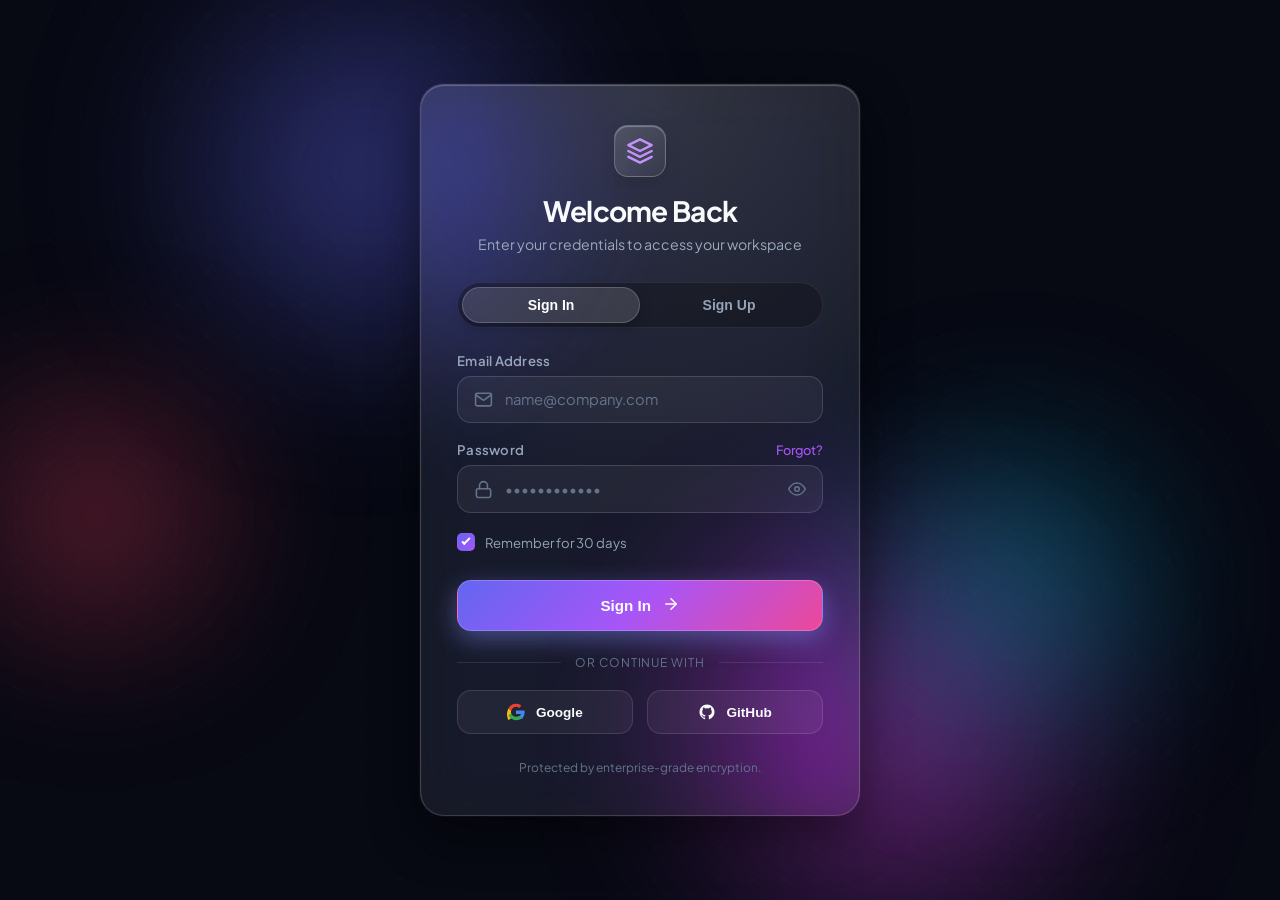
<file: index.html>
<!DOCTYPE html>
<html lang="en">
<head>
  <meta charset="UTF-8">
  <meta name="viewport" content="width=device-width, initial-scale=1.0">
  <meta name="description" content="Modern Glassmorphic Login & Registration Portal with sleek frosted glass aesthetics and interactive animations.">
  <title>Portal Login | Glassmorphism Experience</title>
  
  <!-- Google Fonts -->
  <link rel="preconnect" href="https://fonts.googleapis.com">
  <link rel="preconnect" href="https://fonts.gstatic.com" crossorigin>
  <link href="https://fonts.googleapis.com/css2?family=Plus+Jakarta+Sans:wght@300;400;500;600;700&display=swap" rel="stylesheet">
  
  <link rel="stylesheet" href="style.css">
</head>
<body>
  <!-- Ambient animated background orbs for frosted glass refraction -->
  <div class="background-decorations" aria-hidden="true">
    <div class="blob blob-1"></div>
    <div class="blob blob-2"></div>
    <div class="blob blob-3"></div>
    <div class="blob blob-4"></div>
  </div>

  <main class="login-wrapper">
    <!-- Glassmorphic Card Container -->
    <div class="glass-card" id="glassCard">
      <div class="card-inner">
        <!-- Brand / Header Section -->
        <div class="card-header">
          <div class="brand-badge">
            <svg class="brand-icon" viewBox="0 0 24 24" fill="none" stroke="url(#brandGrad)" stroke-width="2" stroke-linecap="round" stroke-linejoin="round">
              <defs>
                <linearGradient id="brandGrad" x1="0%" y1="0%" x2="100%" y2="100%">
                  <stop offset="0%" stop-color="#818cf8"/>
                  <stop offset="100%" stop-color="#c084fc"/>
                </linearGradient>
              </defs>
              <path d="M12 2L2 7l10 5 10-5-10-5zM2 17l10 5 10-5M2 12l10 5 10-5"/>
            </svg>
          </div>
          <h1 class="card-title">Welcome Back</h1>
          <p class="card-subtitle">Enter your credentials to access your workspace</p>
        </div>

        <!-- Mode Toggle Tabs (Sign In / Sign Up) -->
        <div class="tab-switcher" role="tablist">
          <button type="button" class="tab-btn active" id="tabSignIn" role="tab" aria-selected="true">Sign In</button>
          <button type="button" class="tab-btn" id="tabSignUp" role="tab" aria-selected="false">Sign Up</button>
          <div class="tab-slider"></div>
        </div>

        <!-- Alert / Feedback Notification Box -->
        <div class="status-alert" id="statusAlert" role="alert" aria-live="polite"></div>

        <!-- Login / Registration Form -->
        <form class="auth-form" id="authForm" novalidate>
          <!-- Additional field for Sign Up mode (Full Name) -->
          <div class="input-group signup-only" id="nameFieldGroup">
            <label for="fullName">Full Name</label>
            <div class="input-container">
              <span class="input-icon">
                <svg viewBox="0 0 24 24" fill="none" stroke="currentColor" stroke-width="2" stroke-linecap="round" stroke-linejoin="round">
                  <path d="M20 21v-2a4 4 0 0 0-4-4H8a4 4 0 0 0-4 4v2"/>
                  <circle cx="12" cy="7" r="4"/>
                </svg>
              </span>
              <input type="text" id="fullName" name="fullName" placeholder="Sarah Jenkins" autocomplete="name">
            </div>
            <span class="field-error" id="nameError"></span>
          </div>

          <!-- Email Input Group -->
          <div class="input-group">
            <label for="email">Email Address</label>
            <div class="input-container">
              <span class="input-icon">
                <svg viewBox="0 0 24 24" fill="none" stroke="currentColor" stroke-width="2" stroke-linecap="round" stroke-linejoin="round">
                  <path d="M4 4h16c1.1 0 2 .9 2 2v12c0 1.1-.9 2-2 2H4c-1.1 0-2-.9-2-2V6c0-1.1.9-2 2-2z"/>
                  <polyline points="22,6 12,13 2,6"/>
                </svg>
              </span>
              <input type="email" id="email" name="email" placeholder="name@company.com" autocomplete="email" required>
            </div>
            <span class="field-error" id="emailError"></span>
          </div>

          <!-- Password Input Group -->
          <div class="input-group">
            <div class="label-row">
              <label for="password">Password</label>
              <a href="#" class="forgot-link" id="forgotPasswordLink">Forgot?</a>
            </div>
            <div class="input-container">
              <span class="input-icon">
                <svg viewBox="0 0 24 24" fill="none" stroke="currentColor" stroke-width="2" stroke-linecap="round" stroke-linejoin="round">
                  <rect x="3" y="11" width="18" height="11" rx="2" ry="2"/>
                  <path d="M7 11V7a5 5 0 0 1 10 0v4"/>
                </svg>
              </span>
              <input type="password" id="password" name="password" placeholder="••••••••••••" autocomplete="current-password" required>
              <button type="button" class="toggle-password" id="togglePasswordBtn" aria-label="Toggle password visibility">
                <!-- Eye open -->
                <svg class="icon-eye-open" viewBox="0 0 24 24" fill="none" stroke="currentColor" stroke-width="2" stroke-linecap="round" stroke-linejoin="round">
                  <path d="M1 12s4-8 11-8 11 8 11 8-4 8-11 8-11-8-11-8z"/>
                  <circle cx="12" cy="12" r="3"/>
                </svg>
                <!-- Eye closed -->
                <svg class="icon-eye-closed" viewBox="0 0 24 24" fill="none" stroke="currentColor" stroke-width="2" stroke-linecap="round" stroke-linejoin="round">
                  <path d="M17.94 17.94A10.07 10.07 0 0 1 12 20c-7 0-11-8-11-8a18.45 18.45 0 0 1 5.06-5.94M9.9 4.24A9.12 9.12 0 0 1 12 4c7 0 11 8 11 8a18.5 18.5 0 0 1-2.16 3.19m-6.72-1.07a3 3 0 1 1-4.24-4.24"/>
                  <line x1="1" y1="1" x2="23" y2="23"/>
                </svg>
              </button>
            </div>
            <span class="field-error" id="passwordError"></span>
          </div>

          <!-- Remember me & terms row -->
          <div class="options-row">
            <label class="custom-checkbox">
              <input type="checkbox" id="rememberMe" name="rememberMe" checked>
              <span class="checkmark"></span>
              <span class="checkbox-label" id="checkboxText">Remember for 30 days</span>
            </label>
          </div>

          <!-- Submit Button -->
          <button type="submit" class="submit-btn" id="submitBtn">
            <span class="btn-text" id="submitBtnText">Sign In</span>
            <span class="btn-icon">
              <svg viewBox="0 0 24 24" fill="none" stroke="currentColor" stroke-width="2" stroke-linecap="round" stroke-linejoin="round">
                <line x1="5" y1="12" x2="19" y2="12"/>
                <polyline points="12 5 19 12 12 19"/>
              </svg>
            </span>
            <span class="spinner" aria-hidden="true"></span>
          </button>
        </form>

        <!-- Divider -->
        <div class="divider">
          <span>or continue with</span>
        </div>

        <!-- Social Login Options -->
        <div class="social-login">
          <button type="button" class="social-btn" title="Sign in with Google" aria-label="Sign in with Google">
            <svg viewBox="0 0 24 24" class="social-icon">
              <path fill="#EA4335" d="M12 5c1.6 0 3 .6 4.1 1.7l3.1-3.1C17.3 1.8 14.8 1 12 1 7.5 1 3.7 3.6 1.9 7.3l3.7 2.9C6.5 7.4 9 5 12 5z"/>
              <path fill="#4285F4" d="M23.5 12.3c0-.8-.1-1.7-.2-2.3H12v4.6h6.5c-.3 1.5-1.1 2.8-2.4 3.7l3.7 2.9c2.2-2 3.7-5 3.7-8.9z"/>
              <path fill="#FBBC05" d="M5.6 14.8c-.2-.7-.4-1.5-.4-2.3s.2-1.6.4-2.3L1.9 7.3C.7 9.7 0 12.3 0 15.1s.7 5.4 1.9 7.8l3.7-2.9c-.3-.6-.5-1.3-.5-2z"/>
              <path fill="#34A853" d="M12 23c3.2 0 6-1.1 8-3l-3.7-2.9c-1.1.7-2.5 1.2-4.3 1.2-3 0-5.5-2-6.4-4.8L1.9 16.4C3.7 20.4 7.5 23 12 23z"/>
            </svg>
            <span>Google</span>
          </button>

          <button type="button" class="social-btn" title="Sign in with GitHub" aria-label="Sign in with GitHub">
            <svg viewBox="0 0 24 24" class="social-icon" fill="currentColor">
              <path fill-rule="evenodd" clip-rule="evenodd" d="M12 2C6.477 2 2 6.484 2 12.017c0 4.425 2.865 8.18 6.839 9.504.5.092.682-.217.682-.483 0-.237-.008-.868-.013-1.703-2.782.605-3.369-1.343-3.369-1.343-.454-1.158-1.11-1.466-1.11-1.466-.908-.62.069-.608.069-.608 1.003.07 1.53 1.032 1.53 1.032.892 1.53 2.341 1.088 2.91.832.092-.647.35-1.088.636-1.338-2.22-.253-4.555-1.113-4.555-4.951 0-1.093.39-1.988 1.029-2.688-.103-.253-.446-1.272.098-2.65 0 0 .84-.27 2.75 1.026A9.564 9.564 0 0112 6.844c.85.004 1.705.115 2.504.337 1.909-1.296 2.747-1.027 2.747-1.027.546 1.379.202 2.398.1 2.651.64.7 1.028 1.595 1.028 2.688 0 3.848-2.339 4.695-4.566 4.943.359.309.678.92.678 1.855 0 1.338-.012 2.419-.012 2.747 0 .268.18.58.688.482A10.019 10.019 0 0022 12.017C22 6.484 17.522 2 12 2z"/>
            </svg>
            <span>GitHub</span>
          </button>
        </div>

        <!-- Footer terms / copyright notice -->
        <p class="card-footer-text">
          Protected by enterprise-grade encryption.
        </p>
      </div>
    </div>
  </main>

  <script src="script.js"></script>
</body>
</html>
</file>
<file: style.css>
/* ==========================================================================
   CSS Reset & Custom Design Tokens
   ========================================================================== */
:root {
  /* Color Palette */
  --bg-primary: #070913;
  --card-bg: rgba(255, 255, 255, 0.07);
  --card-bg-hover: rgba(255, 255, 255, 0.09);
  --card-border: rgba(255, 255, 255, 0.16);
  --card-border-highlight: rgba(255, 255, 255, 0.35);
  
  --input-bg: rgba(255, 255, 255, 0.05);
  --input-bg-focus: rgba(255, 255, 255, 0.09);
  --input-border: rgba(255, 255, 255, 0.14);
  --input-border-focus: rgba(120, 119, 255, 0.6);
  --input-focus-glow: rgba(100, 115, 255, 0.25);
  
  --text-main: #f8fafc;
  --text-muted: #94a3b8;
  --text-dim: #64748b;
  
  --accent-gradient: linear-gradient(135deg, #6366f1 0%, #a855f7 50%, #ec4899 100%);
  --accent-glow: rgba(129, 140, 248, 0.45);
  --accent-hover: linear-gradient(135deg, #4f46e5 0%, #9333ea 50%, #db2777 100%);
  
  --error-color: #f43f5e;
  --error-bg: rgba(244, 63, 94, 0.15);
  --success-color: #10b981;
  --success-bg: rgba(16, 185, 129, 0.15);
  
  /* Motion & Radius */
  --transition-fast: 0.18s cubic-bezier(0.4, 0, 0.2, 1);
  --transition-smooth: 0.35s cubic-bezier(0.16, 1, 0.3, 1);
  --radius-sm: 8px;
  --radius-md: 14px;
  --radius-lg: 24px;
  --radius-full: 9999px;
  
  /* Font Family */
  --font-family: 'Plus Jakarta Sans', -apple-system, BlinkMacSystemFont, 'Segoe UI', Roboto, sans-serif;
}

*, *::before, *::after {
  box-sizing: border-box;
  margin: 0;
  padding: 0;
}

html, body {
  width: 100%;
  min-height: 100vh;
  font-family: var(--font-family);
  background-color: var(--bg-primary);
  color: var(--text-main);
  overflow-x: hidden;
  -webkit-font-smoothing: antialiased;
  -moz-osx-font-smoothing: grayscale;
}

/* ==========================================================================
   Background Ambient Glowing Blobs
   ========================================================================== */
.background-decorations {
  position: fixed;
  inset: 0;
  z-index: 0;
  overflow: hidden;
  pointer-events: none;
}

.blob {
  position: absolute;
  border-radius: 50%;
  filter: blur(80px);
  opacity: 0.55;
  animation: floatAnimation 18s ease-in-out infinite alternate;
  will-change: transform;
}

.blob-1 {
  width: 480px;
  height: 480px;
  background: radial-gradient(circle, #6366f1 0%, rgba(99, 102, 241, 0) 70%);
  top: -8%;
  left: 10%;
  animation-duration: 22s;
}

.blob-2 {
  width: 520px;
  height: 520px;
  background: radial-gradient(circle, #d946ef 0%, rgba(217, 70, 239, 0) 70%);
  bottom: -10%;
  right: 10%;
  animation-duration: 26s;
  animation-delay: -5s;
}

.blob-3 {
  width: 360px;
  height: 360px;
  background: radial-gradient(circle, #06b6d4 0%, rgba(6, 182, 212, 0) 70%);
  top: 45%;
  left: 65%;
  animation-duration: 19s;
  animation-delay: -10s;
}

.blob-4 {
  width: 320px;
  height: 320px;
  background: radial-gradient(circle, #f43f5e 0%, rgba(244, 63, 94, 0) 70%);
  bottom: 25%;
  left: -5%;
  animation-duration: 24s;
  animation-delay: -15s;
}

@keyframes floatAnimation {
  0% {
    transform: translate(0px, 0px) scale(1);
  }
  33% {
    transform: translate(40px, -50px) scale(1.08);
  }
  66% {
    transform: translate(-30px, 35px) scale(0.94);
  }
  100% {
    transform: translate(25px, 20px) scale(1.03);
  }
}

/* Subtle dot-grid texture overlay */
.background-decorations::after {
  content: "";
  position: absolute;
  inset: 0;
  background-image: radial-gradient(rgba(255, 255, 255, 0.07) 1px, transparent 1px);
  background-size: 32px 32px;
  opacity: 0.6;
}

/* ==========================================================================
   Layout Wrapper
   ========================================================================== */
.login-wrapper {
  position: relative;
  z-index: 1;
  min-height: 100vh;
  display: flex;
  align-items: center;
  justify-content: center;
  padding: 2rem 1.25rem;
  perspective: 1000px;
}

/* ==========================================================================
   Glassmorphic Card
   ========================================================================== */
.glass-card {
  width: 100%;
  max-width: 440px;
  background: var(--card-bg);
  backdrop-filter: blur(28px) saturate(180%);
  -webkit-backdrop-filter: blur(28px) saturate(180%);
  border: 1px solid var(--card-border);
  border-radius: var(--radius-lg);
  box-shadow: 
    0 20px 50px rgba(0, 0, 0, 0.45),
    0 0 0 1px rgba(255, 255, 255, 0.05),
    inset 0 1px 1px rgba(255, 255, 255, 0.25);
  padding: 2.5rem 2.25rem;
  position: relative;
  overflow: hidden;
  transition: transform var(--transition-smooth), box-shadow var(--transition-smooth), border-color var(--transition-smooth);
}

/* Top specular reflection shimmer */
.glass-card::before {
  content: '';
  position: absolute;
  top: 0;
  left: -50%;
  width: 200%;
  height: 100%;
  background: radial-gradient(circle at 50% 0%, rgba(255, 255, 255, 0.12), transparent 50%);
  pointer-events: none;
}

/* ==========================================================================
   Card Header
   ========================================================================== */
.card-header {
  text-align: center;
  margin-bottom: 1.75rem;
}

.brand-badge {
  display: inline-flex;
  align-items: center;
  justify-content: center;
  width: 52px;
  height: 52px;
  border-radius: var(--radius-md);
  background: linear-gradient(135deg, rgba(255, 255, 255, 0.15), rgba(255, 255, 255, 0.05));
  border: 1px solid rgba(255, 255, 255, 0.22);
  box-shadow: 0 8px 16px rgba(0, 0, 0, 0.2), inset 0 1px 1px rgba(255, 255, 255, 0.3);
  margin-bottom: 1rem;
  color: #a855f7;
  transition: transform var(--transition-smooth);
}

.brand-badge:hover {
  transform: translateY(-2px) scale(1.05);
}

.brand-icon {
  width: 28px;
  height: 28px;
  stroke: #c084fc;
}

.card-title {
  font-size: 1.75rem;
  font-weight: 700;
  letter-spacing: -0.025em;
  color: var(--text-main);
  margin-bottom: 0.35rem;
}

.card-subtitle {
  font-size: 0.885rem;
  color: var(--text-muted);
  line-height: 1.45;
}

/* ==========================================================================
   Tab Switcher (Sign In / Sign Up)
   ========================================================================== */
.tab-switcher {
  position: relative;
  display: flex;
  background: rgba(0, 0, 0, 0.25);
  border: 1px solid rgba(255, 255, 255, 0.08);
  border-radius: var(--radius-full);
  padding: 4px;
  margin-bottom: 1.5rem;
}

.tab-btn {
  flex: 1;
  padding: 0.6rem 1rem;
  font-size: 0.875rem;
  font-weight: 600;
  color: var(--text-muted);
  background: transparent;
  border: none;
  border-radius: var(--radius-full);
  cursor: pointer;
  position: relative;
  z-index: 2;
  transition: color var(--transition-fast);
  outline: none;
}

.tab-btn.active {
  color: #ffffff;
}

.tab-slider {
  position: absolute;
  top: 4px;
  bottom: 4px;
  left: 4px;
  width: calc(50% - 4px);
  background: rgba(255, 255, 255, 0.14);
  border: 1px solid rgba(255, 255, 255, 0.18);
  box-shadow: 0 4px 12px rgba(0, 0, 0, 0.25);
  border-radius: var(--radius-full);
  transition: transform 0.32s cubic-bezier(0.34, 1.56, 0.64, 1);
  z-index: 1;
}

/* ==========================================================================
   Status Alert Notification
   ========================================================================== */
.status-alert {
  display: none;
  font-size: 0.85rem;
  font-weight: 500;
  padding: 0.75rem 1rem;
  border-radius: var(--radius-sm);
  margin-bottom: 1.25rem;
  line-height: 1.4;
  animation: slideDown 0.25s ease-out;
}

.status-alert.error {
  display: block;
  background: var(--error-bg);
  border: 1px solid rgba(244, 63, 94, 0.4);
  color: #fca5a5;
}

.status-alert.success {
  display: block;
  background: var(--success-bg);
  border: 1px solid rgba(16, 185, 129, 0.4);
  color: #6ee7b7;
}

@keyframes slideDown {
  from {
    opacity: 0;
    transform: translateY(-8px);
  }
  to {
    opacity: 1;
    transform: translateY(0);
  }
}

/* ==========================================================================
   Form Input Groups
   ========================================================================== */
.auth-form {
  display: flex;
  flex-direction: column;
  gap: 1.15rem;
}

.input-group {
  display: flex;
  flex-direction: column;
  gap: 0.45rem;
  transition: all var(--transition-smooth);
}

/* Dynamic field toggle for Sign Up mode */
.signup-only {
  display: none;
  opacity: 0;
  max-height: 0;
  overflow: hidden;
  margin: 0;
  transition: max-height 0.35s ease, opacity 0.3s ease;
}

.signup-only.active {
  display: flex;
  opacity: 1;
  max-height: 100px;
}

.input-group label {
  font-size: 0.825rem;
  font-weight: 600;
  color: var(--text-muted);
  letter-spacing: 0.02em;
}

.label-row {
  display: flex;
  justify-content: space-between;
  align-items: center;
}

.forgot-link {
  font-size: 0.8rem;
  font-weight: 500;
  color: #a855f7;
  text-decoration: none;
  transition: color var(--transition-fast);
}

.forgot-link:hover {
  color: #c084fc;
  text-decoration: underline;
}

.input-container {
  position: relative;
  display: flex;
  align-items: center;
  background: var(--input-bg);
  border: 1px solid var(--input-border);
  border-radius: var(--radius-md);
  transition: background var(--transition-fast), border-color var(--transition-fast), box-shadow var(--transition-fast);
}

.input-container:hover {
  border-color: rgba(255, 255, 255, 0.25);
  background: rgba(255, 255, 255, 0.07);
}

.input-container:focus-within {
  background: var(--input-bg-focus);
  border-color: var(--input-border-focus);
  box-shadow: 0 0 0 3px var(--input-focus-glow);
}

.input-container.has-error {
  border-color: var(--error-color);
  box-shadow: 0 0 0 2px rgba(244, 63, 94, 0.25);
}

.input-icon {
  display: flex;
  align-items: center;
  justify-content: center;
  padding-left: 1rem;
  color: var(--text-dim);
  pointer-events: none;
  transition: color var(--transition-fast);
}

.input-icon svg {
  width: 19px;
  height: 19px;
}

.input-container:focus-within .input-icon {
  color: #a855f7;
}

.input-container input {
  width: 100%;
  padding: 0.85rem 1rem 0.85rem 0.75rem;
  background: transparent;
  border: none;
  outline: none;
  color: var(--text-main);
  font-size: 0.925rem;
  font-family: inherit;
}

.input-container input::placeholder {
  color: var(--text-dim);
}

.toggle-password {
  background: transparent;
  border: none;
  padding: 0 1rem;
  cursor: pointer;
  color: var(--text-dim);
  display: flex;
  align-items: center;
  justify-content: center;
  outline: none;
  transition: color var(--transition-fast);
}

.toggle-password:hover {
  color: var(--text-main);
}

.toggle-password svg {
  width: 18px;
  height: 18px;
}

.icon-eye-closed {
  display: none;
}

.toggle-password.active .icon-eye-open {
  display: none;
}

.toggle-password.active .icon-eye-closed {
  display: block;
}

.field-error {
  font-size: 0.775rem;
  color: var(--error-color);
  min-height: 1rem;
  display: none;
  margin-top: 2px;
}

.field-error.active {
  display: block;
}

/* ==========================================================================
   Options Row (Remember Me)
   ========================================================================== */
.options-row {
  display: flex;
  align-items: center;
  justify-content: space-between;
  margin: 0.15rem 0;
}

.custom-checkbox {
  display: inline-flex;
  align-items: center;
  gap: 0.6rem;
  cursor: pointer;
  user-select: none;
}

.custom-checkbox input {
  position: absolute;
  opacity: 0;
  cursor: pointer;
  height: 0;
  width: 0;
}

.checkmark {
  width: 18px;
  height: 18px;
  background: rgba(255, 255, 255, 0.08);
  border: 1px solid rgba(255, 255, 255, 0.2);
  border-radius: 5px;
  position: relative;
  transition: all var(--transition-fast);
}

.custom-checkbox:hover input ~ .checkmark {
  background: rgba(255, 255, 255, 0.14);
  border-color: rgba(255, 255, 255, 0.35);
}

.custom-checkbox input:checked ~ .checkmark {
  background: linear-gradient(135deg, #6366f1, #a855f7);
  border-color: transparent;
}

.checkmark::after {
  content: "";
  position: absolute;
  display: none;
  left: 6px;
  top: 2px;
  width: 4px;
  height: 9px;
  border: solid white;
  border-width: 0 2px 2px 0;
  transform: rotate(45deg);
}

.custom-checkbox input:checked ~ .checkmark::after {
  display: block;
}

.checkbox-label {
  font-size: 0.825rem;
  color: var(--text-muted);
}

/* ==========================================================================
   Submit Button
   ========================================================================== */
.submit-btn {
  width: 100%;
  padding: 0.875rem 1.25rem;
  display: flex;
  align-items: center;
  justify-content: center;
  gap: 0.65rem;
  background: var(--accent-gradient);
  border: 1px solid rgba(255, 255, 255, 0.2);
  border-radius: var(--radius-md);
  color: #ffffff;
  font-size: 0.95rem;
  font-weight: 600;
  cursor: pointer;
  box-shadow: 0 8px 24px var(--accent-glow);
  position: relative;
  overflow: hidden;
  outline: none;
  transition: transform var(--transition-smooth), box-shadow var(--transition-smooth), opacity var(--transition-fast);
  margin-top: 0.5rem;
}

.submit-btn:hover {
  transform: translateY(-2px);
  box-shadow: 0 12px 30px rgba(168, 85, 247, 0.55);
}

.submit-btn:active {
  transform: translateY(0);
}

.submit-btn .btn-icon svg {
  width: 18px;
  height: 18px;
  transition: transform var(--transition-fast);
}

.submit-btn:hover .btn-icon svg {
  transform: translateX(3px);
}

/* Shimmer overlay effect on button */
.submit-btn::after {
  content: '';
  position: absolute;
  top: -50%;
  left: -75%;
  width: 50%;
  height: 200%;
  background: linear-gradient(
    90deg, 
    rgba(255, 255, 255, 0) 0%, 
    rgba(255, 255, 255, 0.3) 50%, 
    rgba(255, 255, 255, 0) 100%
  );
  transform: rotate(25deg);
  pointer-events: none;
  transition: left 0.75s ease-in-out;
}

.submit-btn:hover::after {
  left: 125%;
}

/* Loading Spinner state */
.spinner {
  display: none;
  width: 18px;
  height: 18px;
  border: 2px solid rgba(255, 255, 255, 0.3);
  border-top-color: #ffffff;
  border-radius: 50%;
  animation: spin 0.7s linear infinite;
}

.submit-btn.loading .btn-text,
.submit-btn.loading .btn-icon {
  display: none;
}

.submit-btn.loading .spinner {
  display: block;
}

@keyframes spin {
  to {
    transform: rotate(360deg);
  }
}

/* ==========================================================================
   Divider
   ========================================================================== */
.divider {
  display: flex;
  align-items: center;
  text-align: center;
  margin: 1.5rem 0 1.25rem 0;
  color: var(--text-dim);
  font-size: 0.75rem;
  text-transform: uppercase;
  letter-spacing: 0.08em;
}

.divider::before,
.divider::after {
  content: '';
  flex: 1;
  border-bottom: 1px solid rgba(255, 255, 255, 0.1);
}

.divider span {
  padding: 0 0.85rem;
}

/* ==========================================================================
   Social Buttons
   ========================================================================== */
.social-login {
  display: grid;
  grid-template-columns: 1fr 1fr;
  gap: 0.85rem;
}

.social-btn {
  display: flex;
  align-items: center;
  justify-content: center;
  gap: 0.65rem;
  padding: 0.75rem 1rem;
  background: rgba(255, 255, 255, 0.05);
  border: 1px solid rgba(255, 255, 255, 0.12);
  border-radius: var(--radius-md);
  color: var(--text-main);
  font-size: 0.85rem;
  font-weight: 600;
  cursor: pointer;
  outline: none;
  transition: all var(--transition-fast);
}

.social-btn:hover {
  background: rgba(255, 255, 255, 0.1);
  border-color: rgba(255, 255, 255, 0.24);
  transform: translateY(-1px);
}

.social-icon {
  width: 18px;
  height: 18px;
}

/* ==========================================================================
   Card Footer
   ========================================================================== */
.card-footer-text {
  text-align: center;
  font-size: 0.75rem;
  color: var(--text-dim);
  margin-top: 1.6rem;
}

/* ==========================================================================
   Responsive Adaptations
   ========================================================================== */
@media (max-width: 480px) {
  .login-wrapper {
    padding: 1.25rem 0.85rem;
  }

  .glass-card {
    padding: 2rem 1.35rem;
    border-radius: 20px;
  }

  .card-title {
    font-size: 1.5rem;
  }
}
</file>
